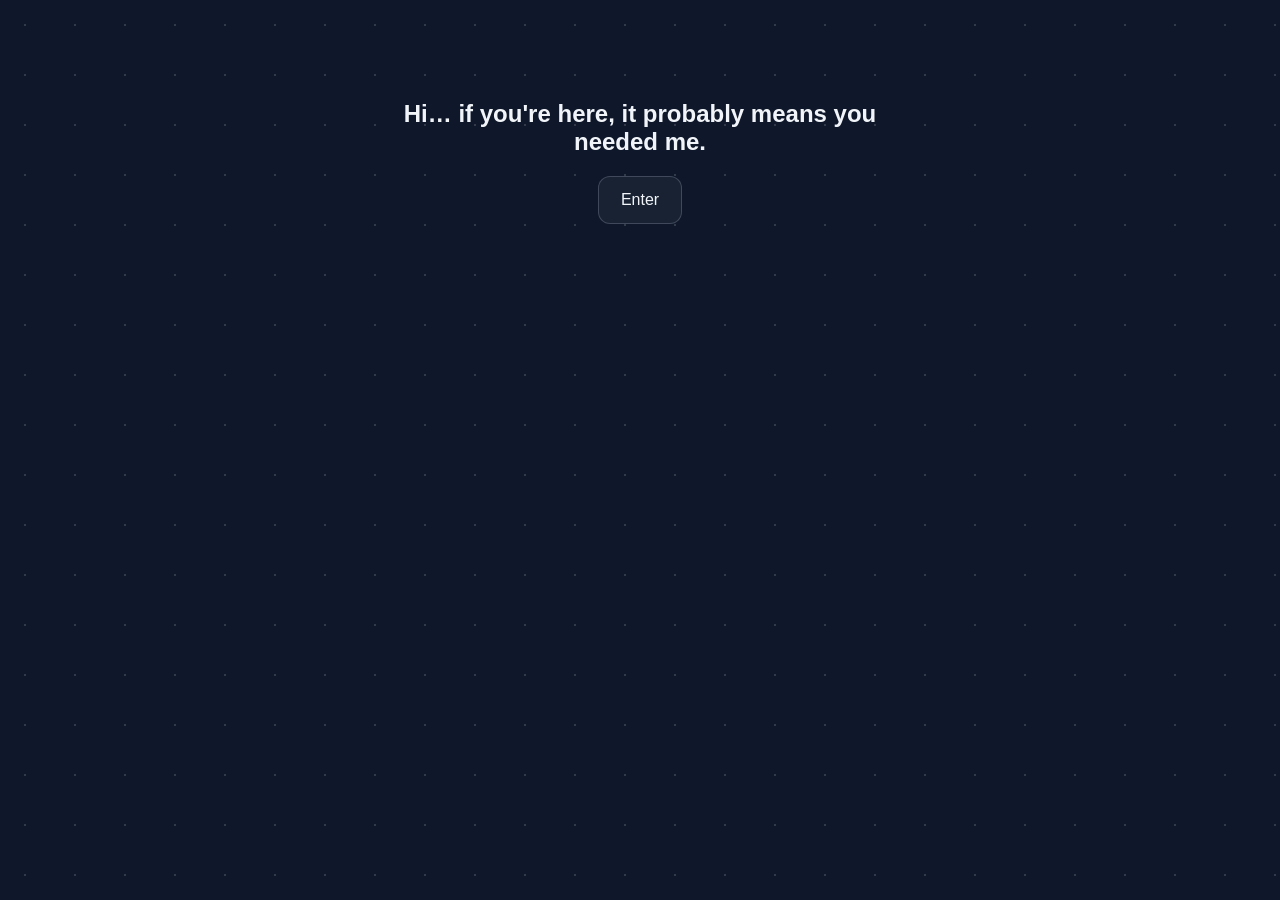
<file: index.html>
<!DOCTYPE html>
<html lang="en">
<head>
  <meta charset="UTF-8">
  <meta name="viewport" content="width=device-width, initial-scale=1.0">
  <title>For V</title>
  <link rel="stylesheet" href="style.css">
  <script src="script.js"></script>
</head>
<body>
  <div class="container">
    <h2>Hi… if you're here, it probably means you needed me.</h2>
    <button onclick="enterSite()">Enter</button>
  </div>

  <script>
    function enterSite() {
      const AudioContext = window.AudioContext || window.webkitAudioContext;
      if (AudioContext) {
        const context = new AudioContext();
        context.resume().then(() => {
          window.location.href = 'menu.html';
        });
      } else {
        window.location.href = 'menu.html';
      }
    }
  </script>
</body>
</html>
</file>
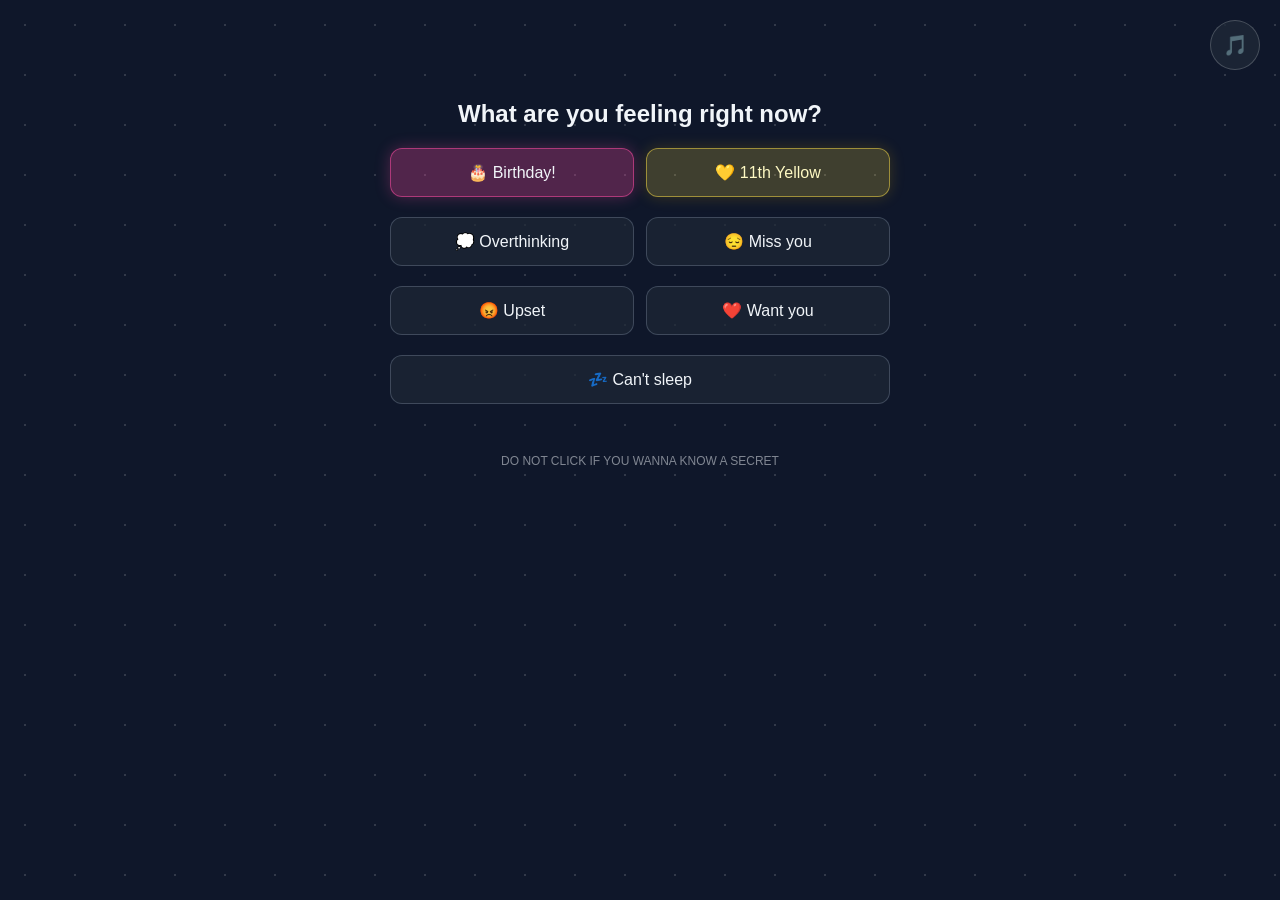
<file: menu.html>
<!DOCTYPE html>
<html lang="en">
<head>
  <meta charset="UTF-8">
  <meta name="viewport" content="width=device-width, initial-scale=1.0">
  <title>Choose Your Mood</title>
  <link rel="stylesheet" href="style.css">
  <script src="script.js"></script>
</head>
<body>
  <audio id="bgm" loop playsinline>
    <source src="audio.mp3" type="audio/mpeg">
  </audio>

  <button class="music-btn" onclick="toggleMusic()">🎵</button>

  <div class="container">
    <h2>What are you feeling right now?</h2>

    <div class="button-row">
      <button class="bday-btn" onclick="location.href='birthday.html'">🎂 Birthday!</button>
      <button class="yellow-btn" onclick="enterYellow()">💛 11th Yellow</button>
    </div>

    <div class="button-row">
      <button onclick="location.href='overthinking.html'">💭 Overthinking</button>
      <button onclick="location.href='missyou.html'">😔 Miss you</button>
    </div>

    <div class="button-row">
      <button onclick="location.href='upset.html'">😡 Upset</button>
      <button onclick="location.href='wantyou.html'">❤️ Want you</button>
    </div>

    <div class="button-row">
      <button onclick="location.href='sleep.html'">💤 Can't sleep</button>
    </div>

    <div class="footer">
      <a href="secret.html">DO NOT CLICK IF YOU WANNA KNOW A SECRET</a>
    </div>
  </div>

  <script>
    window.addEventListener('DOMContentLoaded', startAutoplay);
  </script>
</body>
</html>
</file>
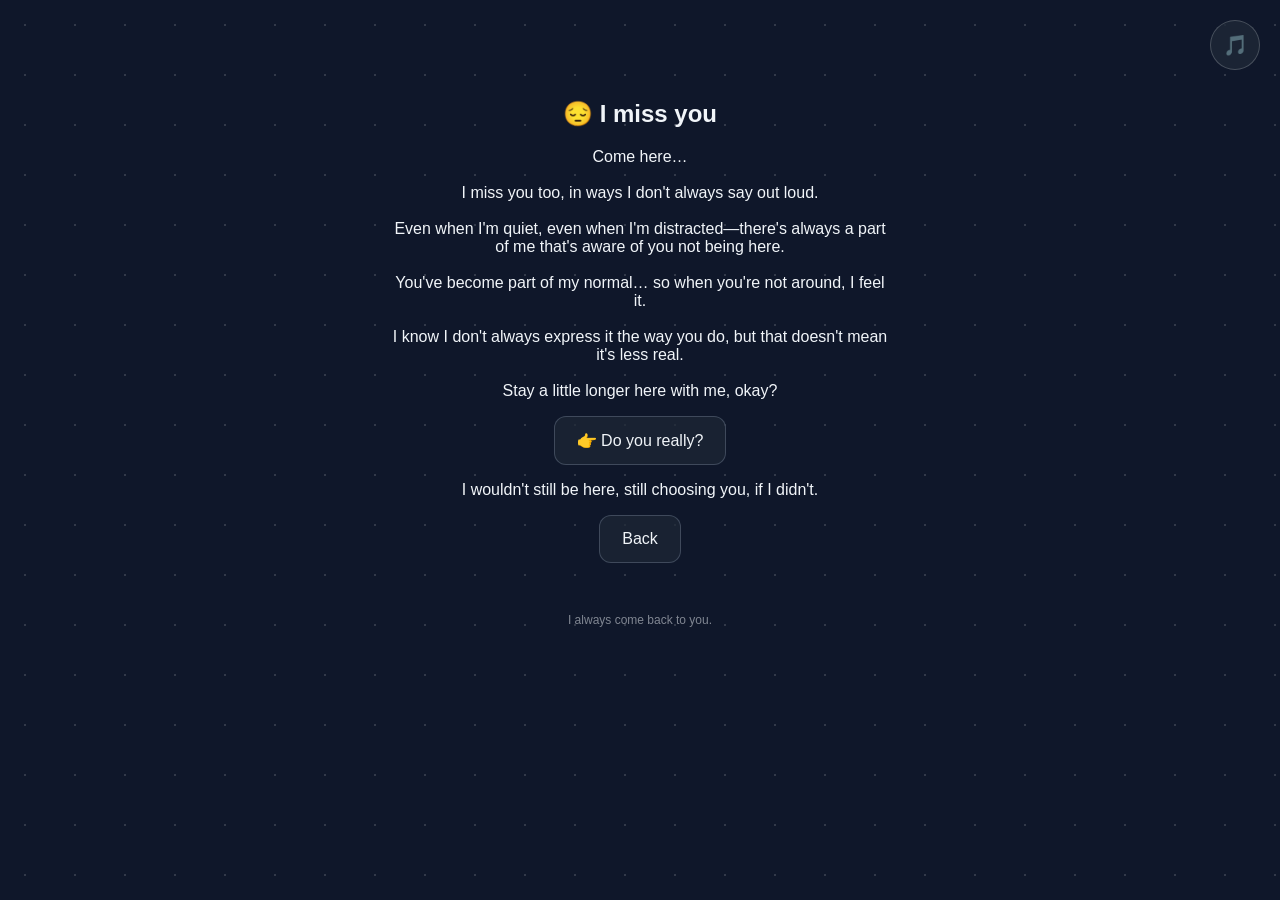
<file: missyou.html>
<!DOCTYPE html>
<html lang="en">
<head>
  <meta charset="UTF-8">
  <meta name="viewport" content="width=device-width, initial-scale=1.0">
  <meta name="description" content="I miss you">
  <link rel="stylesheet" href="style.css">
  <script src="script.js"></script>
</head>
<body>
  <audio id="bgm" loop>
    <source src="audio.mp3" type="audio/mpeg">
  </audio>
  <button class="music-btn" onclick="toggleMusic()" aria-label="Toggle background music">🎵</button>

  <div class="container">
    <h2>😔 I miss you</h2>
    <p>
      Come here…<br><br>
      I miss you too, in ways I don't always say out loud.<br><br>
      Even when I'm quiet, even when I'm distracted—there's always a part of me that's aware of you not being here.<br><br>
      You've become part of my normal… so when you're not around, I feel it.<br><br>
      I know I don't always express it the way you do, but that doesn't mean it's less real.<br><br>
      Stay a little longer here with me, okay?
    </p>

    <button onclick="show('more')">👉 Do you really?</button>
    <p id="more" class="hidden">
      I wouldn't still be here, still choosing you, if I didn't.
    </p>

    <button onclick="location.href='menu.html'">Back</button>
    <div class="footer">I always come back to you.</div>
  </div>
</body>
</html>
</file>
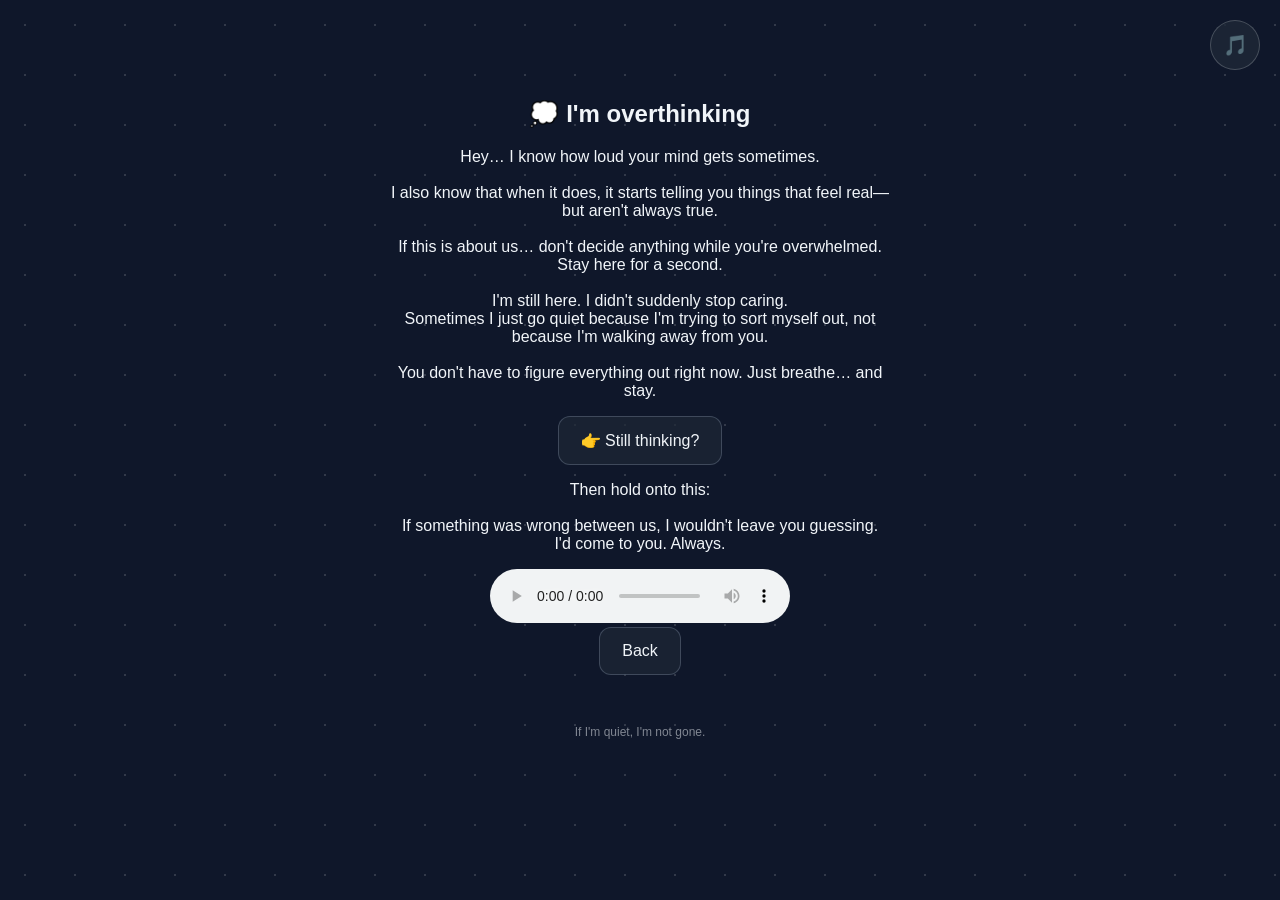
<file: overthinking.html>
<!DOCTYPE html>
<html lang="en">
<head>
  <meta charset="UTF-8">
  <meta name="viewport" content="width=device-width, initial-scale=1.0">
  <meta name="description" content="When you're overthinking">
  <link rel="stylesheet" href="style.css">
  <script src="script.js"></script>
</head>
<body>
  <audio id="bgm" loop preload="auto">
    <source src="audio.mp3" type="audio/mpeg">
  </audio>
  <button class="music-btn" onclick="toggleMusic()" aria-label="Toggle background music">🎵</button>

  <div class="container">
    <h2>💭 I'm overthinking</h2>
    <p>
      Hey… I know how loud your mind gets sometimes.<br><br>
      I also know that when it does, it starts telling you things that feel real—but aren't always true.<br><br>
      If this is about us… don't decide anything while you're overwhelmed. Stay here for a second.<br><br>
      I'm still here. I didn't suddenly stop caring.<br>
      Sometimes I just go quiet because I'm trying to sort myself out, not because I'm walking away from you.<br><br>
      You don't have to figure everything out right now. Just breathe… and stay.
    </p>

    <button onclick="show('more')">👉 Still thinking?</button>
    <p id="more" class="hidden">
      Then hold onto this:<br><br>
      If something was wrong between us, I wouldn't leave you guessing.<br>
      I'd come to you. Always.
    </p>

    <audio controls>
      <source src="voice.mp3" type="audio/mpeg">
    </audio>

    <br>
    <button onclick="location.href='menu.html'">Back</button>
    <div class="footer">If I'm quiet, I'm not gone.</div>
  </div>
</body>
</html>
</file>
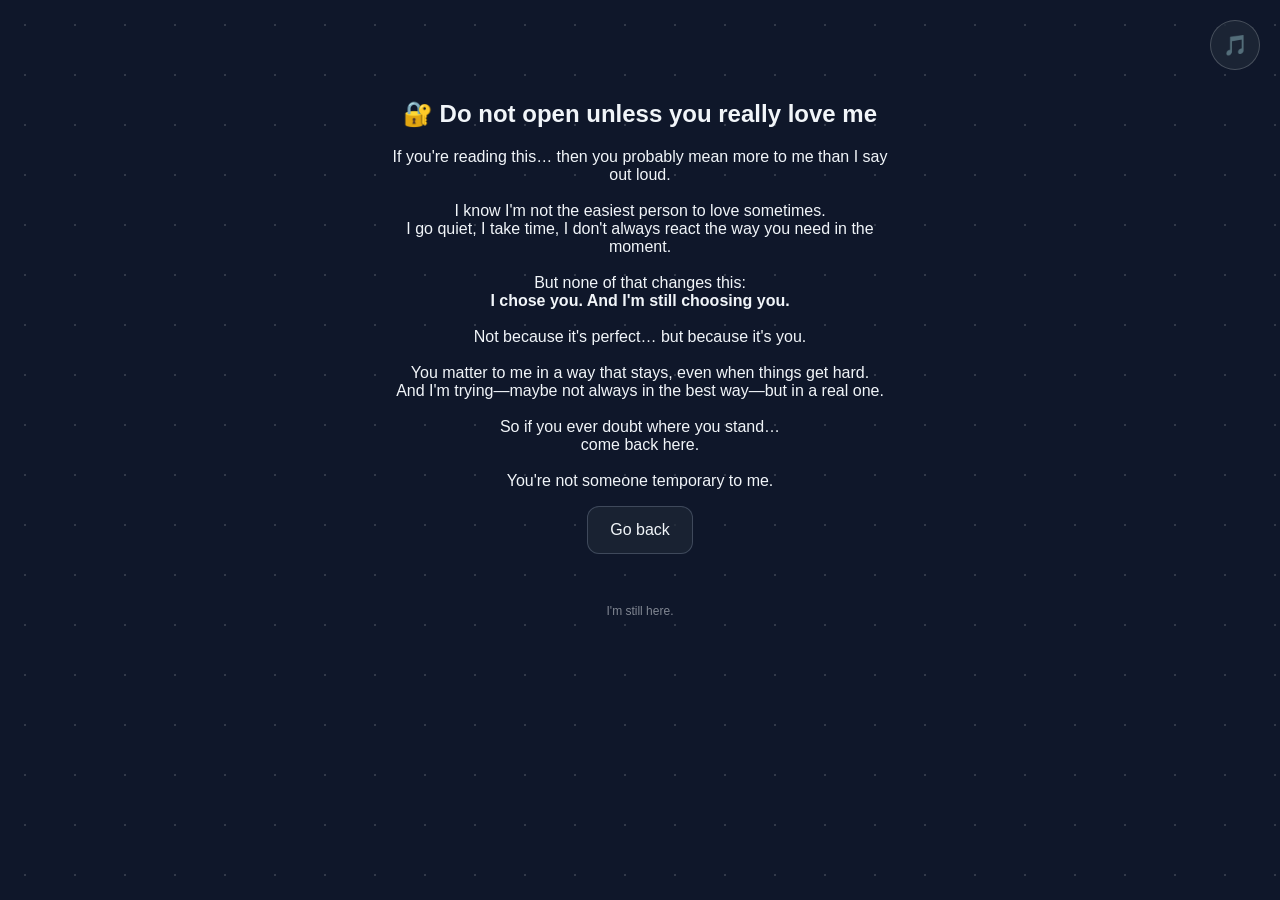
<file: secret.html>
<!DOCTYPE html>
<html lang="en">
<head>
  <meta charset="UTF-8">
  <meta name="viewport" content="width=device-width, initial-scale=1.0">
  <meta name="description" content="Secret message">
  <title>A Secret for You</title>
  <link rel="stylesheet" href="style.css">
  <script src="script.js"></script>
</head>
<body>
  <audio id="bgm" loop preload="auto">
    <source src="audio1.mp3" type="audio/mpeg">
  </audio>

  <button class="music-btn" onclick="toggleMusic()" aria-label="Toggle background music">🎵</button>

  <div class="container">
    <h2>🔐 Do not open unless you really love me</h2>
    
    <p>
      If you're reading this… then you probably mean more to me than I say out loud.<br><br>
      I know I'm not the easiest person to love sometimes.<br>
      I go quiet, I take time, I don't always react the way you need in the moment.<br><br>
      But none of that changes this:<br>
      <strong>I chose you. And I'm still choosing you.</strong><br><br>
      Not because it's perfect… but because it's you.<br><br>
      You matter to me in a way that stays, even when things get hard.<br>
      And I'm trying—maybe not always in the best way—but in a real one.<br><br>
      So if you ever doubt where you stand…<br>
      come back here.<br><br>
      You're not someone temporary to me.
    </p>

    <button class="back-btn" onclick="location.href='menu.html'">Go back</button>
    
    <div class="footer">I'm still here.</div>
  </div>
</body>
</html>
</file>
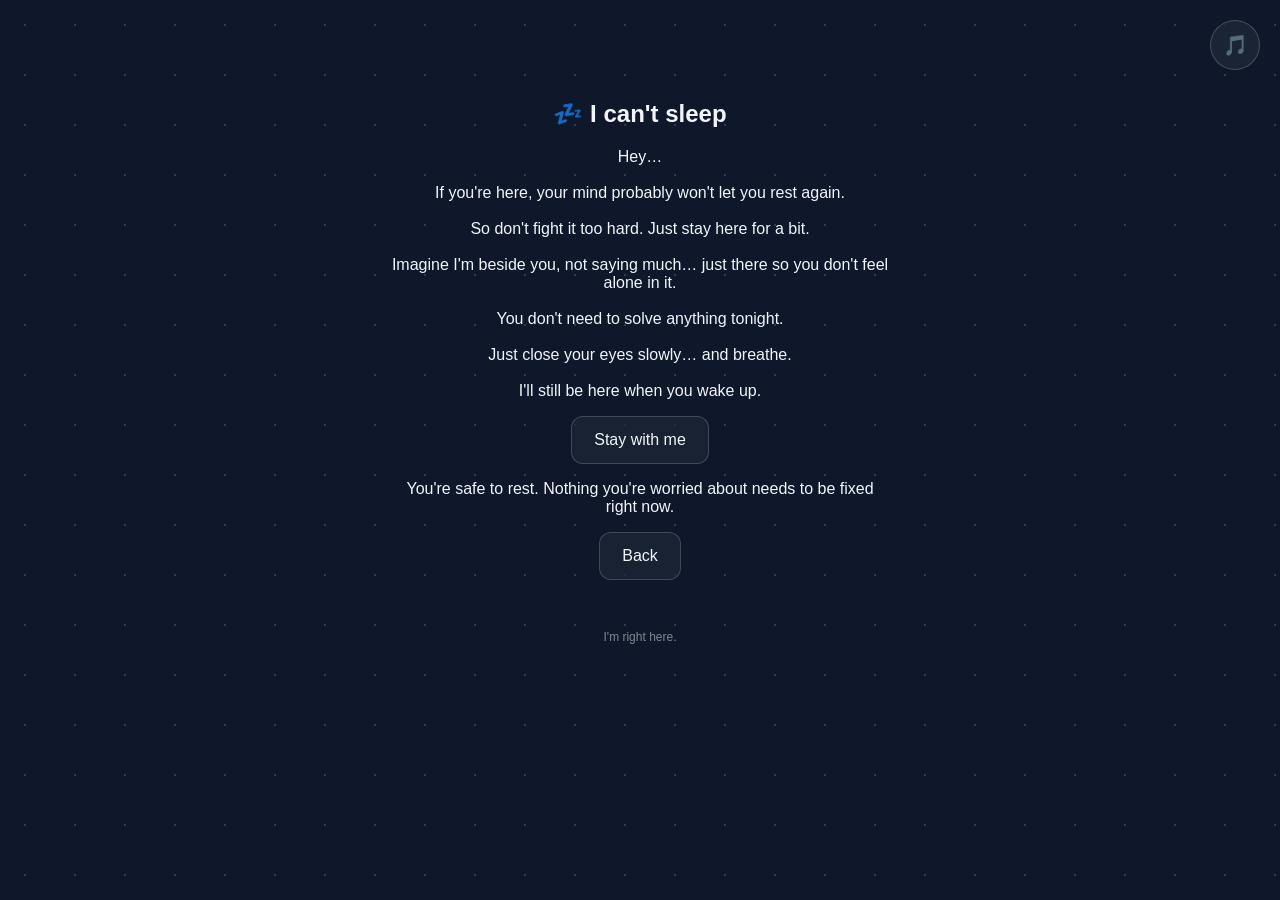
<file: sleep.html>
<!DOCTYPE html>
<html lang="en">
<head>
  <meta charset="UTF-8">
  <meta name="viewport" content="width=device-width, initial-scale=1.0">
  <meta name="description" content="When you can't sleep">
  <link rel="stylesheet" href="style.css">
  <script src="script.js"></script>
</head>
<body>
  <audio id="bgm" loop>
    <source src="audio.mp3" type="audio/mpeg">
  </audio>
  <button class="music-btn" onclick="toggleMusic()" aria-label="Toggle background music">🎵</button>

  <div class="container">
    <h2>💤 I can't sleep</h2>
    <p>
      Hey…<br><br>
      If you're here, your mind probably won't let you rest again.<br><br>
      So don't fight it too hard. Just stay here for a bit.<br><br>
      Imagine I'm beside you, not saying much… just there so you don't feel alone in it.<br><br>
      You don't need to solve anything tonight.<br><br>
      Just close your eyes slowly… and breathe.<br><br>
      I'll still be here when you wake up.
    </p>

    <button onclick="show('more')">Stay with me</button>
    <p id="more" class="hidden">
      You're safe to rest. Nothing you're worried about needs to be fixed right now.
    </p>

    <button onclick="location.href='menu.html'">Back</button>
    <div class="footer">I'm right here.</div>
  </div>
</body>
</html>
</file>
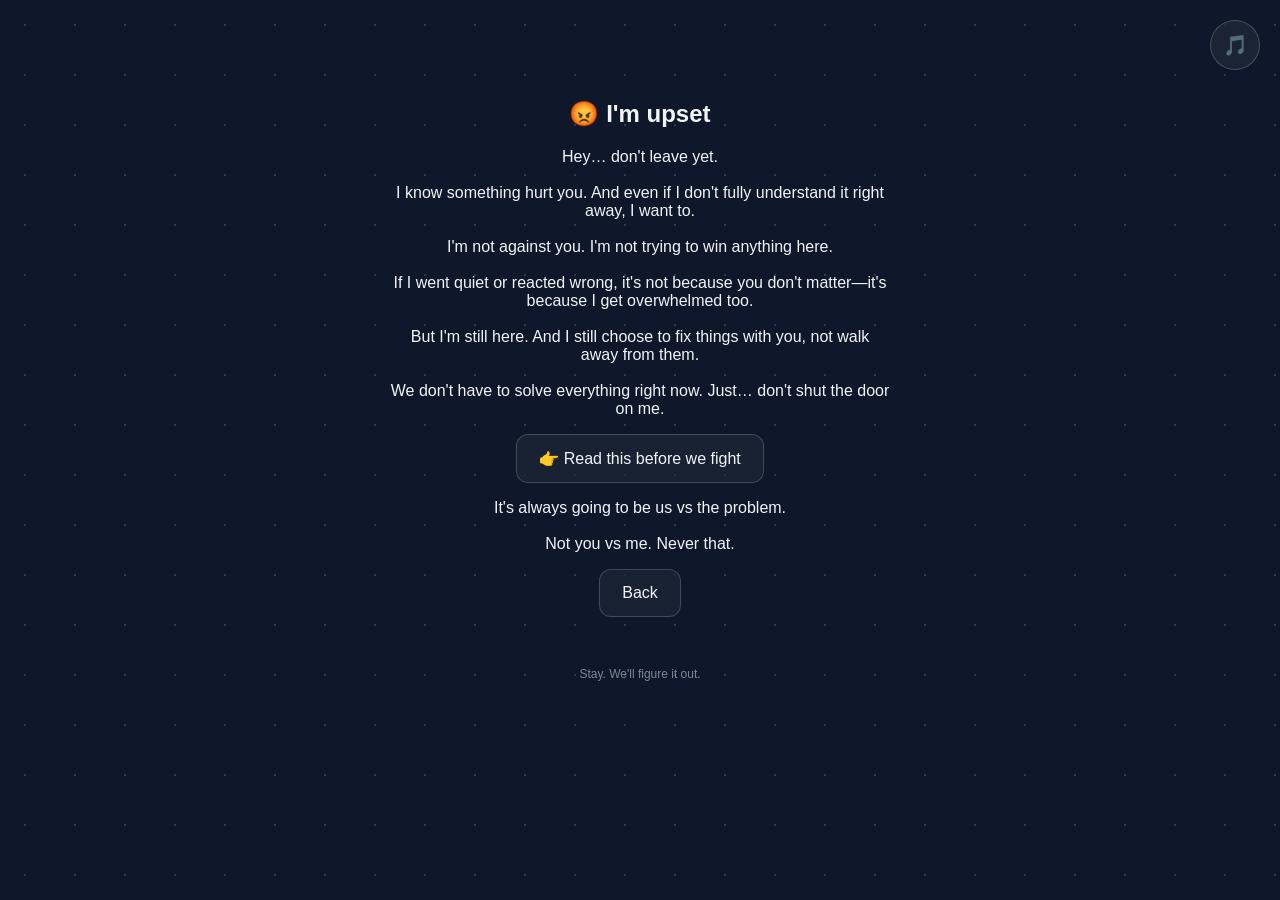
<file: upset.html>
<!DOCTYPE html>
<html lang="en">
<head>
  <meta charset="UTF-8">
  <meta name="viewport" content="width=device-width, initial-scale=1.0">
  <meta name="description" content="When you're upset">
  <link rel="stylesheet" href="style.css">
  <script src="script.js"></script>
</head>
<body>
  <audio id="bgm" loop>
    <source src="audio.mp3" type="audio/mpeg">
  </audio>
  <button class="music-btn" onclick="toggleMusic()" aria-label="Toggle background music">🎵</button>

  <div class="container">
    <h2>😡 I'm upset</h2>
    <p>
      Hey… don't leave yet.<br><br>
      I know something hurt you. And even if I don't fully understand it right away, I want to.<br><br>
      I'm not against you. I'm not trying to win anything here.<br><br>
      If I went quiet or reacted wrong, it's not because you don't matter—it's because I get overwhelmed too.<br><br>
      But I'm still here. And I still choose to fix things with you, not walk away from them.<br><br>
      We don't have to solve everything right now. Just… don't shut the door on me.
    </p>

    <button onclick="show('more')">👉 Read this before we fight</button>
    <p id="more" class="hidden">
      It's always going to be us vs the problem.<br><br>
      Not you vs me. Never that.
    </p>

    <button onclick="location.href='menu.html'">Back</button>
    <div class="footer">Stay. We'll figure it out.</div>
  </div>
</body>
</html>
</file>
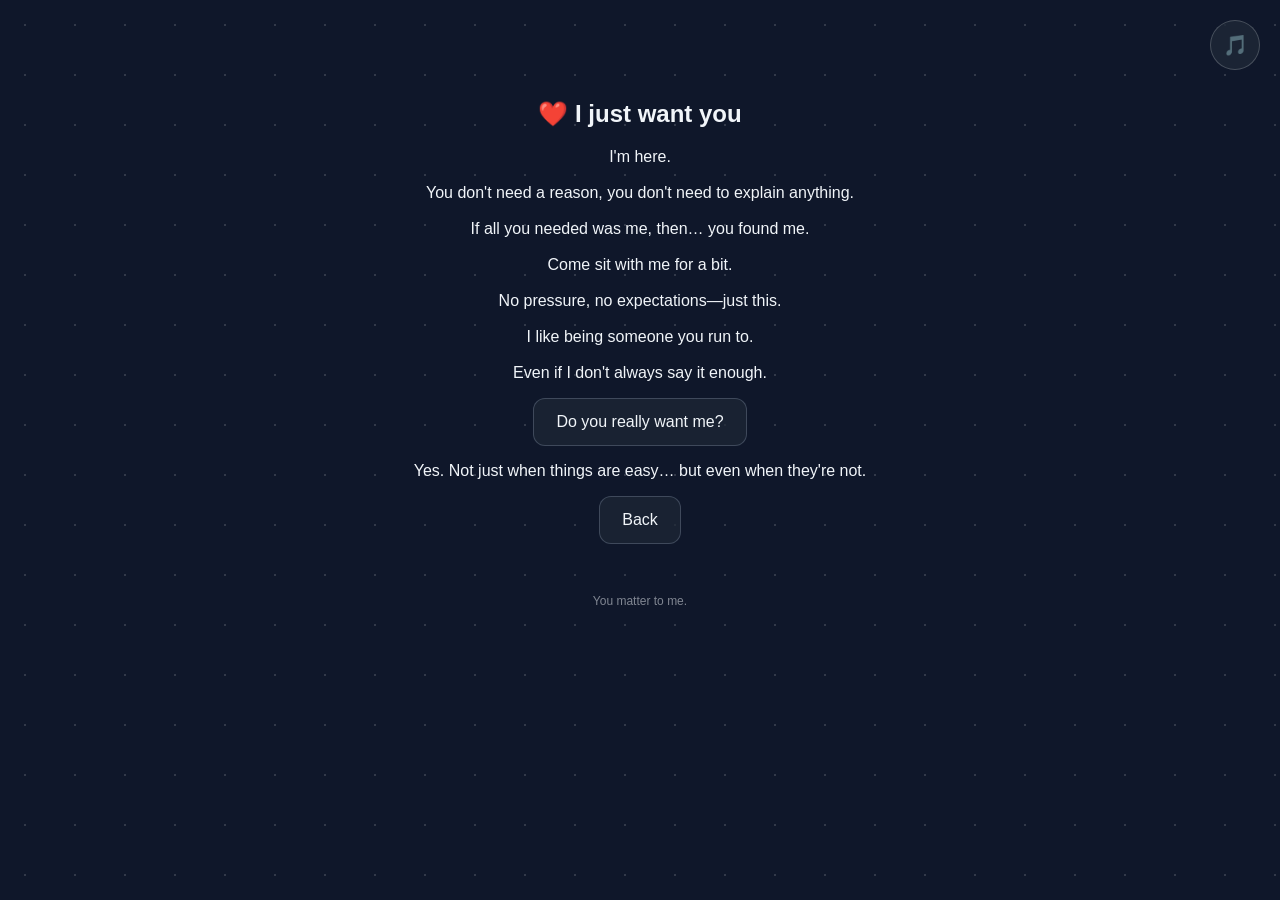
<file: wantyou.html>
<!DOCTYPE html>
<html lang="en">
<head>
  <meta charset="UTF-8">
  <meta name="viewport" content="width=device-width, initial-scale=1.0">
  <meta name="description" content="I want you">
  <link rel="stylesheet" href="style.css">
  <script src="script.js"></script>
</head>
<body>
  <audio id="bgm" loop>
    <source src="audio.mp3" type="audio/mpeg">
  </audio>
  <button class="music-btn" onclick="toggleMusic()" aria-label="Toggle background music">🎵</button>

  <div class="container">
    <h2>❤️ I just want you</h2>
    <p>
      I'm here.<br><br>
      You don't need a reason, you don't need to explain anything.<br><br>
      If all you needed was me, then… you found me.<br><br>
      Come sit with me for a bit.<br><br>
      No pressure, no expectations—just this.<br><br>
      I like being someone you run to.<br><br>
      Even if I don't always say it enough.
    </p>

    <button onclick="show('more')">Do you really want me?</button>
    <p id="more" class="hidden">
      Yes. Not just when things are easy… but even when they're not.
    </p>

    <button onclick="location.href='menu.html'">Back</button>
    <div class="footer">You matter to me.</div>
  </div>
</body>
</html>
</file>
<file: style.css>
/* --- 1. BASE STYLES --- */
body {
  margin: 0;
  font-family: 'Segoe UI', Tahoma, Geneva, Verdana, sans-serif;
  color: #f1f5f9;
  background: #0f172a; /* Dark night sky */
  min-height: 100vh;
  overflow-x: hidden;
}

/* Animated Starry Background */
body::before {
  content: "";
  position: fixed;
  top: 0; left: 0;
  width: 200%; height: 200%;
  background: radial-gradient(white 1px, transparent 1px);
  background-size: 50px 50px;
  animation: stars 60s linear infinite;
  opacity: 0.15;
  z-index: 1;
}

@keyframes stars {
  from { transform: translateY(0); }
  to { transform: translateY(-100px); }
}

/* --- 2. LAYOUT CONTAINERS --- */
.container {
  position: relative;
  z-index: 2;
  width: 90%;
  max-width: 500px;
  margin: 0 auto;
  padding: 80px 20px 40px 20px;
  text-align: center;
}

.button-row {
  display: flex;
  flex-wrap: wrap;
  justify-content: center;
  gap: 12px;
  margin: 20px 0;
}

.button-row button {
  flex: 1 1 140px; /* Ensures symmetry in rows */
}

/* --- 3. BUTTON STYLING --- */
button {
  background: rgba(31, 41, 55, 0.7);
  color: #f1f5f9;
  border: 1px solid rgba(148, 163, 184, 0.3);
  padding: 14px 22px;
  border-radius: 12px;
  cursor: pointer;
  font-size: 16px;
  transition: all 0.3s ease;
  display: inline-block;
}

button:hover {
  background: rgba(51, 65, 85, 0.9);
  transform: translateY(-2px);
}

/* Birthday Button Pulse */
.bday-btn {
  background: rgba(236, 72, 153, 0.3) !important;
  border: 1px solid rgba(236, 72, 153, 0.6) !important;
  box-shadow: 0 0 15px rgba(236, 72, 153, 0.3);
  animation: pulse 2s infinite;
}

/* Yellow Button Pulse */
.yellow-btn {
  background: rgba(253, 224, 71, 0.2) !important;
  border: 1px solid rgba(253, 224, 71, 0.5) !important;
  color: #fef9c3 !important;
  box-shadow: 0 0 15px rgba(234, 179, 8, 0.2);
  animation: pulse 2.5s infinite;
}

@keyframes pulse {
  0%, 100% { transform: scale(1); }
  50% { transform: scale(1.04); }
}

/* --- 4. E-BOOK AESTHETIC (Yellow Page) --- */
.paper-container {
  position: relative;
  z-index: 10;
  display: flex;
  justify-content: center;
  padding: 60px 20px;
  min-height: 100vh;
}

.paper-frame {
  background: #fffdf5; /* Off-white e-ink color */
  color: #2c3e50; /* Softer dark slate for reading */
  padding: 60px 40px;
  max-width: 480px;
  border-radius: 4px;
  position: relative;
  box-shadow: 0 10px 30px rgba(0,0,0,0.2);
  
  /* Typography Logic */
  font-family: 'Charter', 'Georgia', 'Times New Roman', serif;
  line-height: 1.85;
  font-size: 1.05rem;
  text-align: justify; /* Clean e-book edges */
  hyphens: auto;
}

.paper-frame p {
  margin-bottom: 1.5em;
  letter-spacing: 0.01rem;
}

.paper-frame strong {
  color: #1a2a3a;
  font-weight: 700;
}

/* Paper Texture Overlay */
.paper-frame::before {
  content: "";
  position: absolute;
  top: 0; left: 0; width: 100%; height: 100%;
  background-image: url("https://www.transparenttextures.com/patterns/natural-paper.png");
  opacity: 0.25;
  pointer-events: none;
}

/* --- 5. FIXED CONTROLS --- */
.music-btn {
  position: fixed;
  top: 20px;
  right: 20px;
  width: 50px;
  height: 50px;
  border-radius: 50%;
  z-index: 100;
  display: flex;
  align-items: center;
  justify-content: center;
  background: rgba(31, 41, 55, 0.8);
  border: 1px solid rgba(255, 255, 255, 0.2);
  font-size: 20px;
}

.footer {
  margin-top: 50px;
  font-size: 12px;
  opacity: 0.5;
  color: #f1f5f9;
}

a { color: inherit; text-decoration: none; }
</file>
